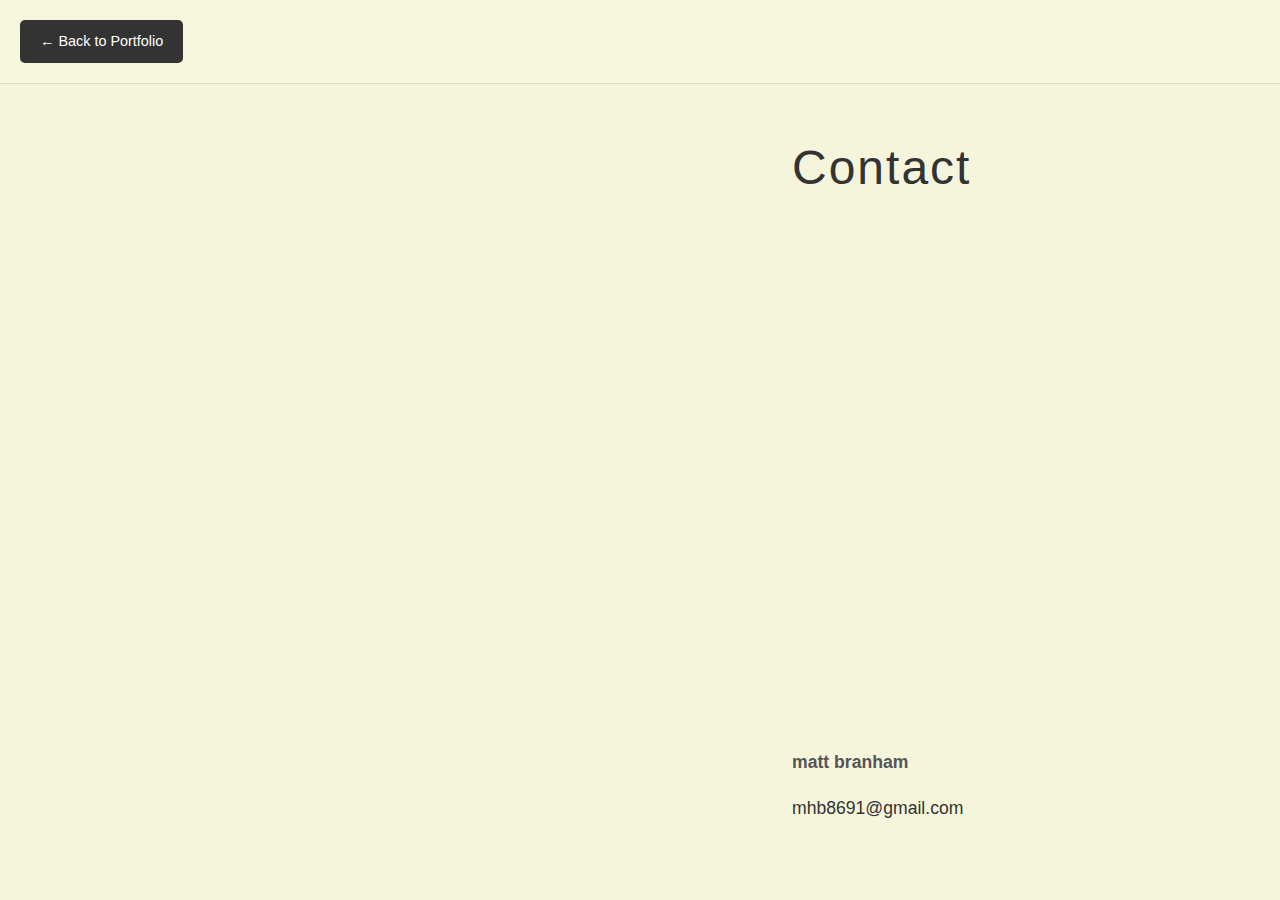
<file: contact.html>
<!DOCTYPE html>
<html lang="en">
<head>
    <meta charset="UTF-8">
    <meta name="viewport" content="width=device-width, initial-scale=1.0">
    <title>Contact - Matt Branham</title>
    <link rel="stylesheet" href="project-page.css">
</head>
<body>
    <nav class="back-nav">
        <a href="index.html" class="back-button">← Back to Portfolio</a>
    </nav>

    <div class="project-container">
        <!-- Left Side - Empty for symmetry -->
        <div class="left-side">
        </div>

        <!-- Right Side - Contact Info -->
        <div class="right-side">
            <div class="project-header">
                <h1>Contact</h1>
            </div>
            <div class="text-content">
                <div class="text-box">
                    <p>
                        <strong>matt branham</strong>
                    </p>
                    <p>
                        <a href="mailto:mhb8691@gmail.com" style="color: #333; text-decoration: none;">mhb8691@gmail.com</a>
                    </p>
                </div>
            </div>
        </div>
    </div>
</body>
</html>
</file>
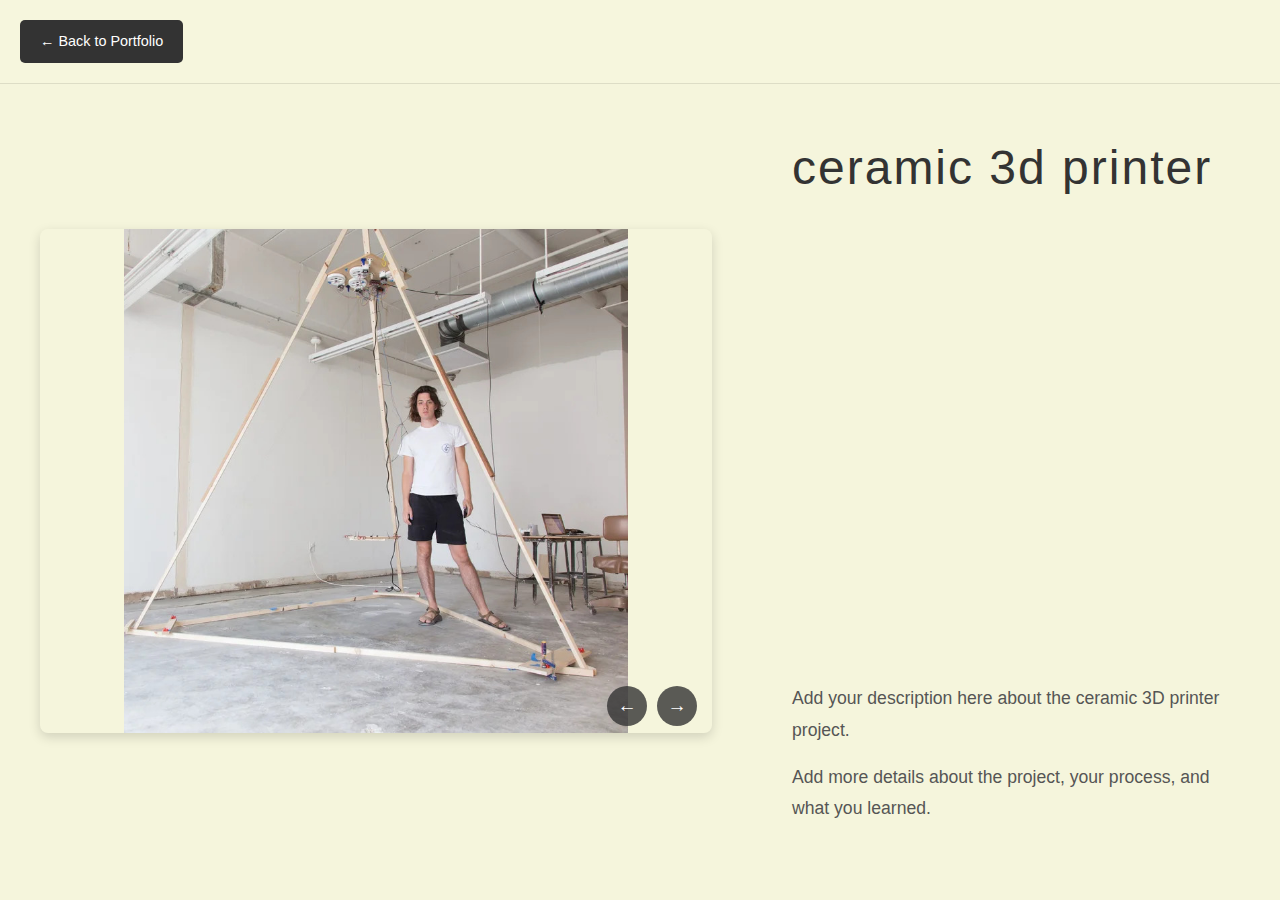
<file: projects/ceramic-3d-printer.html>
<!DOCTYPE html>
<html lang="en">
<head>
    <meta charset="UTF-8">
    <meta name="viewport" content="width=device-width, initial-scale=1.0">
    <title>Ceramic 3D Printer - Matt Branham</title>
    <link rel="stylesheet" href="../project-page.css">
</head>
<body>
    <nav class="back-nav">
        <a href="../index.html" class="back-button">← Back to Portfolio</a>
    </nav>

    <div class="project-container">
        <!-- Left Side - Image Carousel -->
        <div class="left-side">
            <div class="carousel-container">
                <img id="carouselImage" class="carousel-image" src="../images/ceramic-3d-printer/image1.jpg" alt="Project image">
                <div class="carousel-controls">
                    <button id="prevBtn" class="carousel-arrow">←</button>
                    <button id="nextBtn" class="carousel-arrow">→</button>
                </div>
            </div>
        </div>

        <!-- Right Side - Header and Text -->
        <div class="right-side">
            <div class="project-header">
                <h1>ceramic 3d printer</h1>
            </div>
            <div class="text-content">
                <div class="text-box">
                    <p>
                        Add your description here about the ceramic 3D printer project.
                    </p>
                    <p>
                        Add more details about the project, your process, and what you learned.
                    </p>
                </div>
            </div>
        </div>
    </div>

    <script src="ceramic-3d-printer-carousel.js"></script>
</body>
</html>
</file>
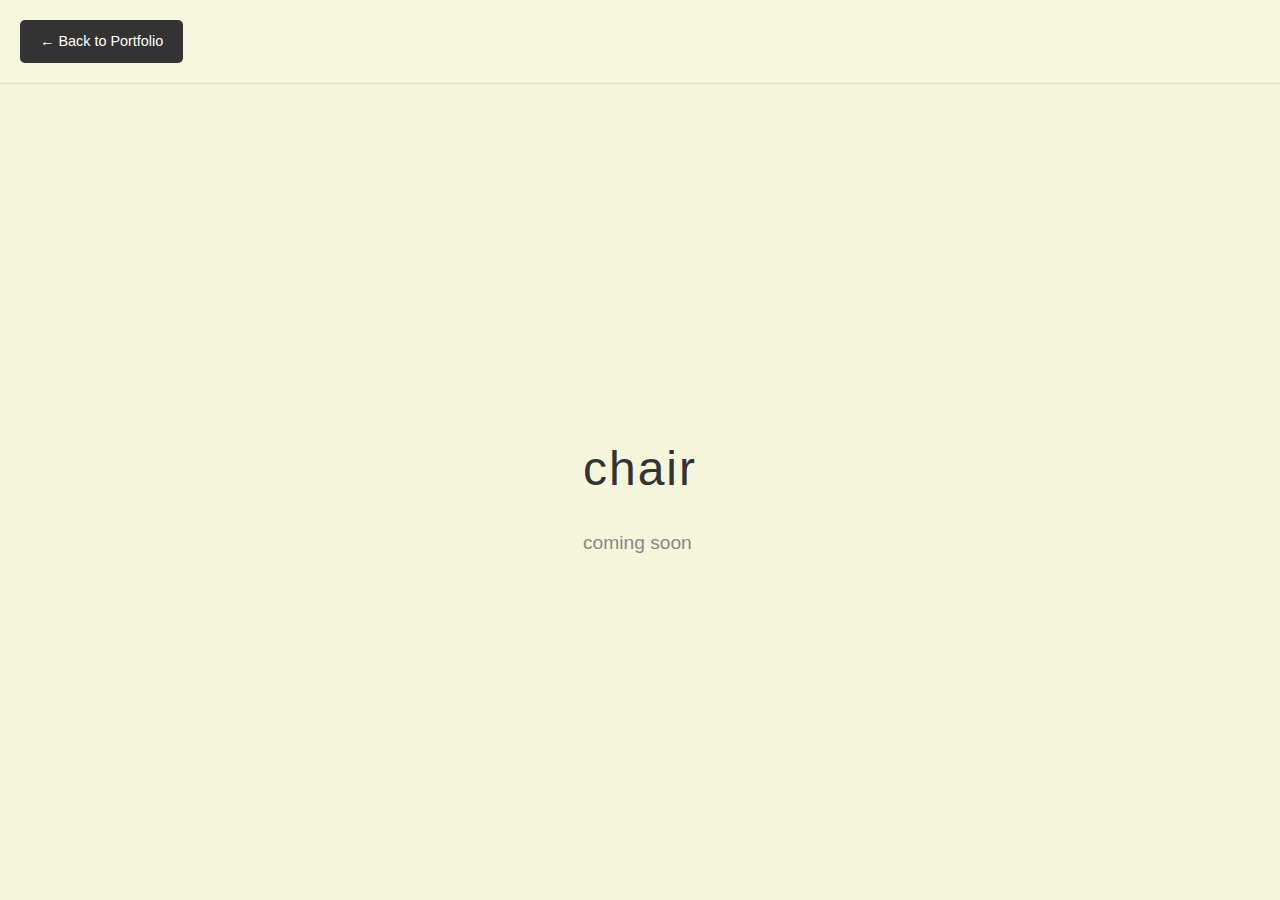
<file: projects/chair.html>
<!DOCTYPE html>
<html lang="en">
<head>
    <meta charset="UTF-8">
    <meta name="viewport" content="width=device-width, initial-scale=1.0">
    <title>Chair - Matt Branham</title>
    <link rel="stylesheet" href="../project-page.css">
</head>
<body>
    <nav class="back-nav">
        <a href="../index.html" class="back-button">← Back to Portfolio</a>
    </nav>

    <div class="project-container">
        <!-- Right Side - Header and Text -->
        <div class="right-side" style="display:flex; align-items:center; justify-content:center; width:100%;">
            <div class="project-header">
                <h1>chair</h1>
                <p style="font-size:1.2rem; color:#888; margin-top:1rem;">coming soon</p>
            </div>
        </div>
    </div>

</body>
</html>
</file>
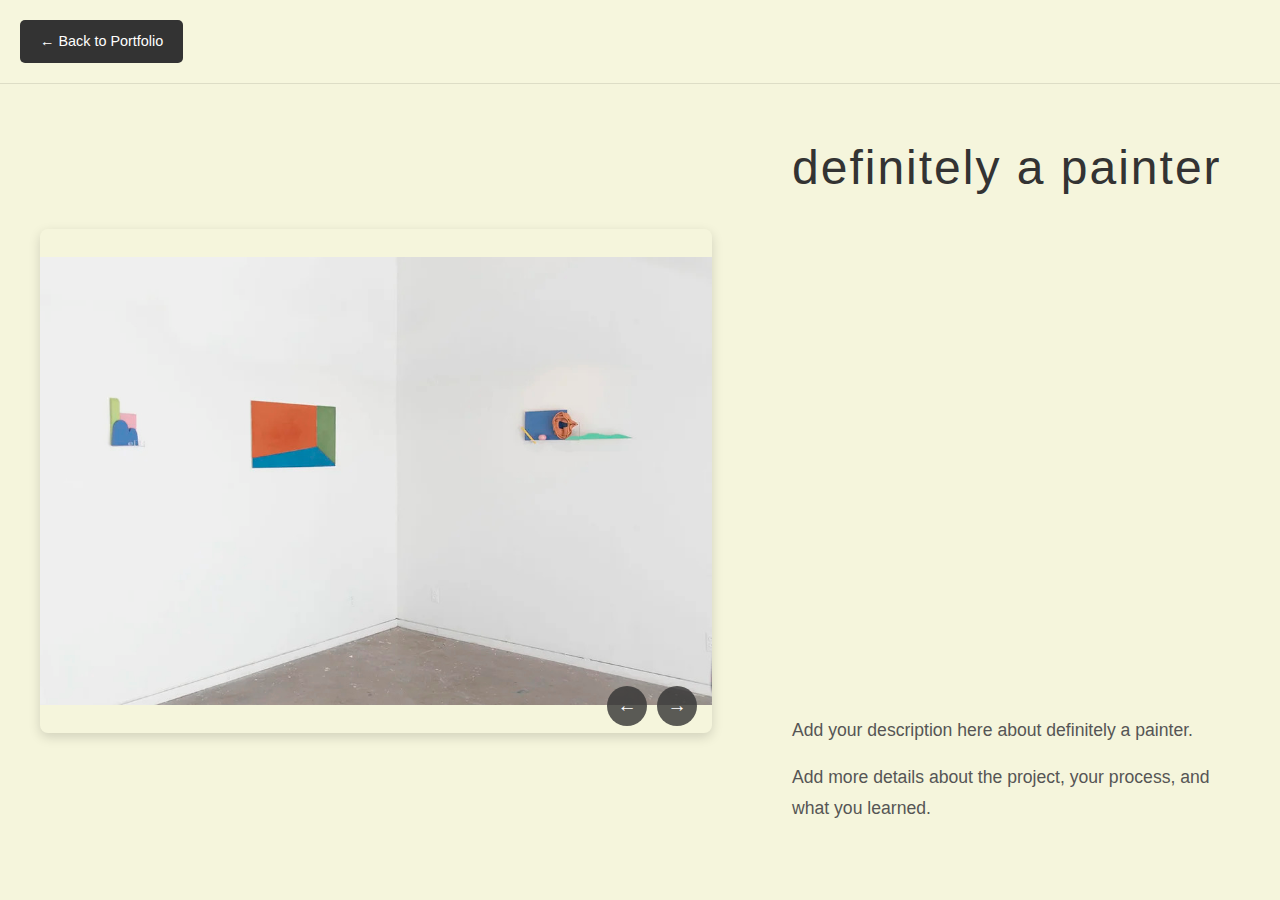
<file: projects/definitely-a-painter.html>
<!DOCTYPE html>
<html lang="en">
<head>
    <meta charset="UTF-8">
    <meta name="viewport" content="width=device-width, initial-scale=1.0">
    <title>Definitely a Painter - Matt Branham</title>
    <link rel="stylesheet" href="../project-page.css">
</head>
<body>
    <nav class="back-nav">
        <a href="../index.html" class="back-button">← Back to Portfolio</a>
    </nav>

    <div class="project-container">
        <!-- Left Side - Image Carousel -->
        <div class="left-side">
            <div class="carousel-container">
                <img id="carouselImage" class="carousel-image" src="../images/definitely-a-painter/image1.jpg" alt="Project image">
                <div class="carousel-controls">
                    <button id="prevBtn" class="carousel-arrow">←</button>
                    <button id="nextBtn" class="carousel-arrow">→</button>
                </div>
            </div>
        </div>

        <!-- Right Side - Header and Text -->
        <div class="right-side">
            <div class="project-header">
                <h1>definitely a painter</h1>
            </div>
            <div class="text-content">
                <div class="text-box">
                    <p>
                        Add your description here about definitely a painter.
                    </p>
                    <p>
                        Add more details about the project, your process, and what you learned.
                    </p>
                </div>
            </div>
        </div>
    </div>

    <script src="definitely-a-painter-carousel.js"></script>
</body>
</html>
</file>
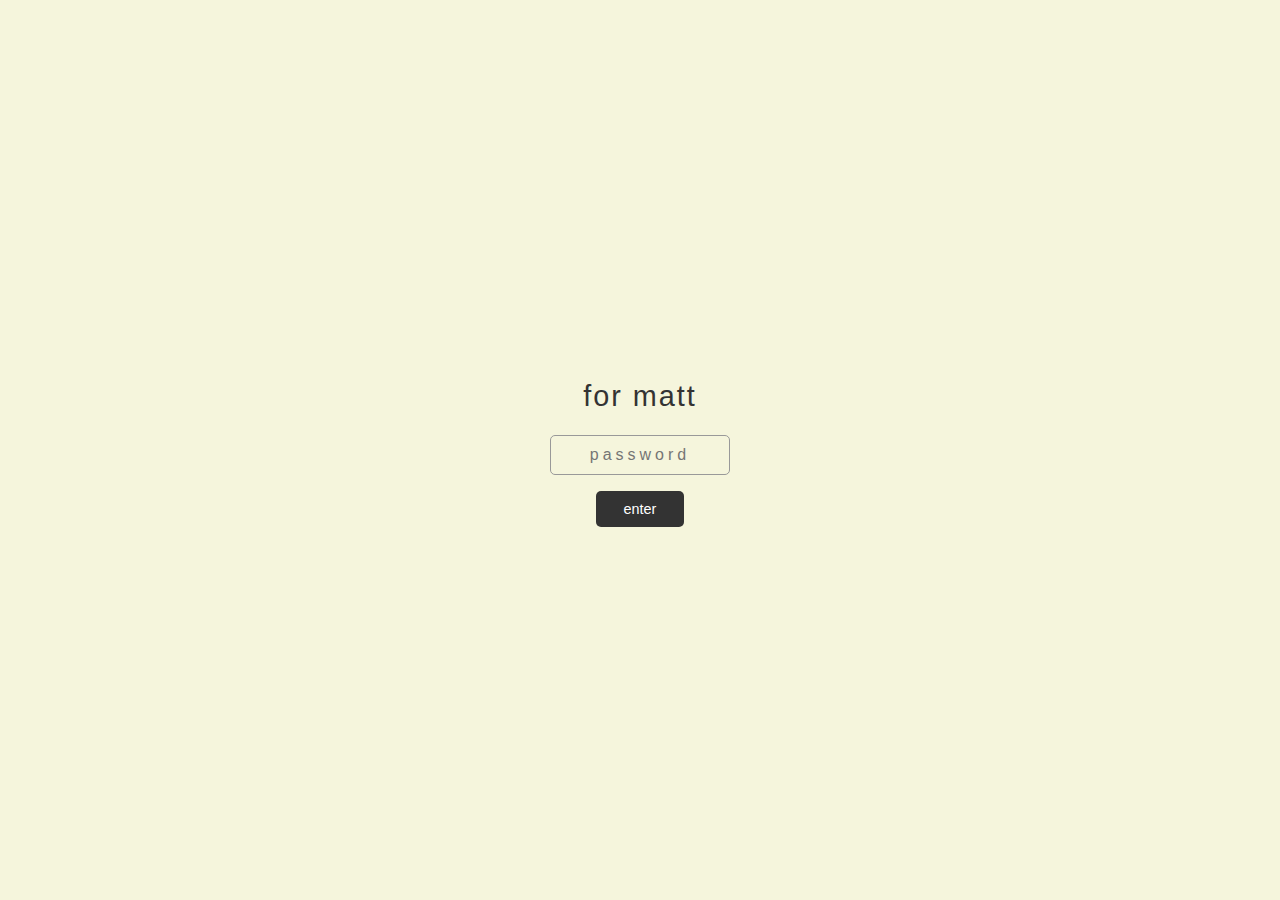
<file: projects/for-matt.html>
<!DOCTYPE html>
<html lang="en">
<head>
    <meta charset="UTF-8">
    <meta name="viewport" content="width=device-width, initial-scale=1.0">
    <title>for matt</title>
    <link rel="stylesheet" href="../project-page.css">
    <style>
        /* Password screen */
        #pw-screen {
            position: fixed;
            inset: 0;
            background-color: #f5f5dc;
            display: flex;
            flex-direction: column;
            align-items: center;
            justify-content: center;
            gap: 16px;
            z-index: 999;
        }

        #pw-screen h2 {
            font-size: 1.8rem;
            font-weight: 300;
            letter-spacing: 2px;
            color: #333;
        }

        #pw-screen input {
            padding: 10px 16px;
            font-size: 1rem;
            border: 1px solid #999;
            border-radius: 5px;
            background: transparent;
            text-align: center;
            letter-spacing: 4px;
            outline: none;
            width: 180px;
        }

        #pw-screen button {
            padding: 10px 28px;
            background-color: #333;
            color: white;
            border: none;
            border-radius: 5px;
            font-size: 0.9rem;
            cursor: pointer;
        }

        #pw-screen button:hover { background-color: #555; }

        #pw-error {
            color: #a00;
            font-size: 0.85rem;
            display: none;
        }

        /* Stream page */
        #content {
            display: none;
            flex-direction: column;
            height: 100vh;
            padding-top: 70px;
        }

        .stream-area {
            flex: 1;
            display: flex;
            flex-direction: column;
            align-items: center;
            justify-content: center;
            padding: 30px 40px;
            gap: 20px;
        }

        .stream-title {
            font-size: 2.5rem;
            font-weight: 300;
            letter-spacing: 2px;
            color: #333;
        }


        .stream-frame {
            width: 100%;
            max-width: 700px;
            aspect-ratio: 16 / 9;
            background: #222;
            border-radius: 8px;
            box-shadow: 0 4px 12px rgba(0,0,0,0.2);
            display: flex;
            align-items: center;
            justify-content: center;
            overflow: hidden;
            position: relative;
        }

        #stream-img {
            width: 100%;
            height: 100%;
            object-fit: contain;
            display: none;
        }

        #stream-placeholder {
            color: #666;
            font-size: 0.95rem;
            letter-spacing: 1px;
        }

        .live-dot {
            position: absolute;
            top: 12px;
            left: 14px;
            display: flex;
            align-items: center;
            gap: 6px;
            font-size: 0.75rem;
            color: #eee;
            letter-spacing: 1px;
            display: none;
        }

        .live-dot span.dot {
            width: 8px;
            height: 8px;
            border-radius: 50%;
            background: #e00;
            animation: pulse 1.2s ease-in-out infinite;
        }

        @keyframes pulse {
            0%, 100% { opacity: 1; }
            50% { opacity: 0.3; }
        }
    </style>
</head>
<body>

    <!-- Password Screen -->
    <div id="pw-screen">
        <h2>for matt</h2>
        <input type="password" id="pw-input" placeholder="password" autofocus />
        <button onclick="checkPw()">enter</button>
        <p id="pw-error">incorrect password</p>
    </div>

    <!-- Content (hidden until unlocked) -->
    <div id="content">
        <nav class="back-nav">
            <a href="../index.html" class="back-button">← Back to Portfolio</a>
        </nav>

        <div class="stream-area">
            <h1 class="stream-title">for matt</h1>

            <div class="stream-frame">
                <p id="stream-placeholder">no stream connected</p>
                <img id="stream-img" alt="live stream" />
                <div class="live-dot" id="live-dot">
                    <span class="dot"></span> LIVE
                </div>
            </div>
        </div>
    </div>

    <script>
        // Check saved session
        if (sessionStorage.getItem('for-matt-auth') === 'yes') unlock();

        document.getElementById('pw-input').addEventListener('keydown', e => {
            if (e.key === 'Enter') checkPw();
        });

        function checkPw() {
            const val = document.getElementById('pw-input').value;
            if (val === '12345') {
                sessionStorage.setItem('for-matt-auth', 'yes');
                unlock();
            } else {
                document.getElementById('pw-error').style.display = 'block';
                document.getElementById('pw-input').value = '';
            }
        }

        const STREAM_URL = 'https://stream.mattbranham.com';

        function unlock() {
            document.getElementById('pw-screen').style.display = 'none';
            document.getElementById('content').style.display = 'flex';
            connectStream();
        }

        function connectStream() {
            const img = document.getElementById('stream-img');
            const placeholder = document.getElementById('stream-placeholder');
            const liveDot = document.getElementById('live-dot');

            img.src = STREAM_URL + '/video_feed';
            img.style.display = 'block';
            placeholder.style.display = 'none';
            liveDot.style.display = 'flex';

            img.onerror = () => {
                img.style.display = 'none';
                placeholder.style.display = 'block';
                placeholder.textContent = 'stream offline';
                liveDot.style.display = 'none';
            };
        }
    </script>

</body>
</html>
</file>
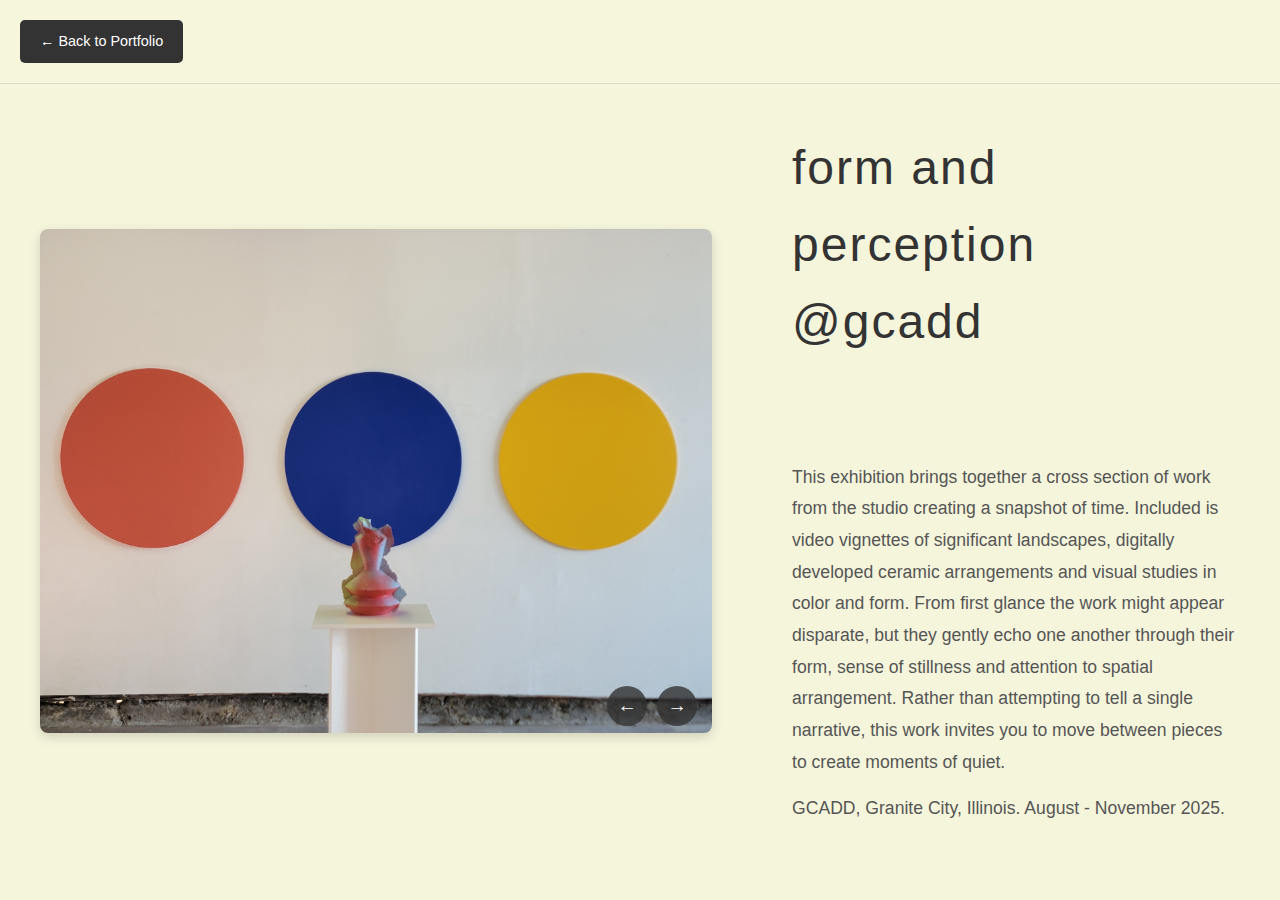
<file: projects/form-and-perception-gcadd.html>
<!DOCTYPE html>
<html lang="en">
<head>
    <meta charset="UTF-8">
    <meta name="viewport" content="width=device-width, initial-scale=1.0">
    <title>Form and Perception @gcadd - Matt Branham</title>
    <link rel="stylesheet" href="../project-page.css">
</head>
<body>
    <nav class="back-nav">
        <a href="../index.html" class="back-button">← Back to Portfolio</a>
    </nav>

    <div class="project-container">
        <!-- Left Side - Image Carousel -->
        <div class="left-side">
            <div class="carousel-container">
                <img id="carouselImage" class="carousel-image" src="../images/form-and-perception/image1.jpg" alt="Project image">
                <div class="carousel-controls">
                    <button id="prevBtn" class="carousel-arrow">←</button>
                    <button id="nextBtn" class="carousel-arrow">→</button>
                </div>
            </div>
        </div>

        <!-- Right Side - Header and Text -->
        <div class="right-side">
            <div class="project-header">
                <h1>form and perception @gcadd</h1>
            </div>
            <div class="text-content">
                <div class="text-box">
                    <p>
                        This exhibition brings together a cross section of work from the studio creating a snapshot of time. Included is video vignettes of significant landscapes, digitally developed ceramic arrangements and visual studies in color and form. From first glance the work might appear disparate, but they gently echo one another through their form, sense of stillness and attention to spatial arrangement. Rather than attempting to tell a single narrative, this work invites you to move between pieces to create moments of quiet.
                    </p>
                    <p>
                        GCADD, Granite City, Illinois. August - November 2025.
                    </p>
                </div>
            </div>
        </div>
    </div>

    <script src="form-and-perception-carousel.js"></script>
</body>
</html>
</file>
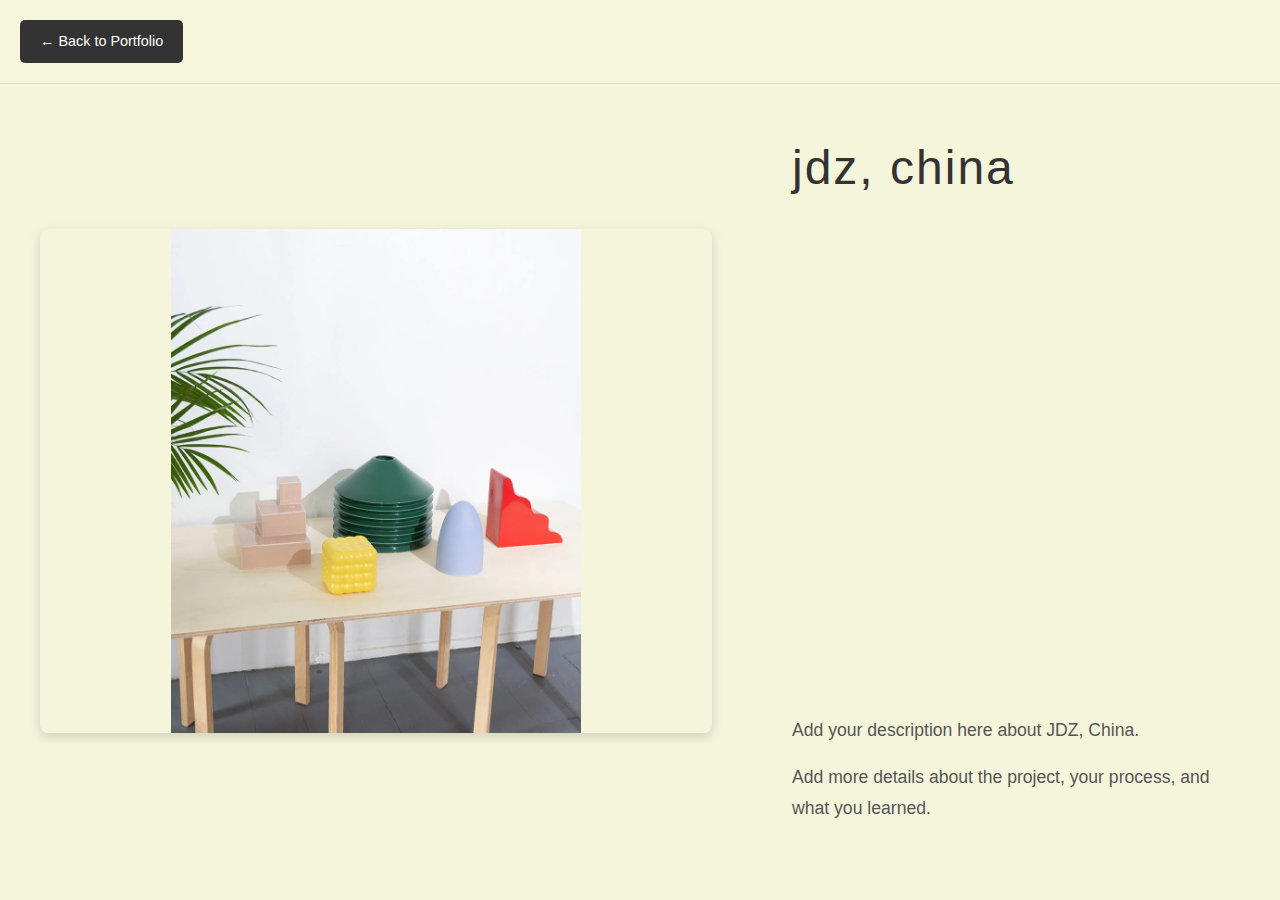
<file: projects/jdz-china.html>
<!DOCTYPE html>
<html lang="en">
<head>
    <meta charset="UTF-8">
    <meta name="viewport" content="width=device-width, initial-scale=1.0">
    <title>JDZ, China - Matt Branham</title>
    <link rel="stylesheet" href="../project-page.css">
</head>
<body>
    <nav class="back-nav">
        <a href="../index.html" class="back-button">← Back to Portfolio</a>
    </nav>

    <div class="project-container">
        <!-- Left Side - Image Carousel -->
        <div class="left-side">
            <div class="carousel-container">
                <img id="carouselImage" class="carousel-image" src="../images/jdz-china/image1.jpg" alt="Project image">
                <div class="carousel-controls">
                    <button id="prevBtn" class="carousel-arrow">←</button>
                    <button id="nextBtn" class="carousel-arrow">→</button>
                </div>
            </div>
        </div>

        <!-- Right Side - Header and Text -->
        <div class="right-side">
            <div class="project-header">
                <h1>jdz, china</h1>
            </div>
            <div class="text-content">
                <div class="text-box">
                    <p>
                        Add your description here about JDZ, China.
                    </p>
                    <p>
                        Add more details about the project, your process, and what you learned.
                    </p>
                </div>
            </div>
        </div>
    </div>

    <script src="jdz-china-carousel.js"></script>
</body>
</html>
</file>
<file: project-page.css>
* {
    margin: 0;
    padding: 0;
    box-sizing: border-box;
}

body {
    background-color: #f5f5dc;
    font-family: 'Arial', sans-serif;
    line-height: 1.6;
    color: #333;
    overflow-x: hidden;
}

/* Navigation */
.back-nav {
    padding: 20px;
    position: fixed;
    top: 0;
    left: 0;
    right: 0;
    background-color: rgba(245, 245, 220, 0.95);
    backdrop-filter: blur(10px);
    z-index: 100;
    border-bottom: 1px solid rgba(0, 0, 0, 0.1);
}

.back-button {
    display: inline-block;
    padding: 10px 20px;
    background-color: #333;
    color: white;
    text-decoration: none;
    border-radius: 5px;
    transition: background-color 0.3s ease;
    font-size: 0.9rem;
}

.back-button:hover {
    background-color: #555;
}

/* Split Layout */
.project-container {
    display: flex;
    height: 100vh;
    padding-top: 70px;
}

/* Left Side - Image Carousel */
.left-side {
    flex: 3;
    display: flex;
    align-items: center;
    justify-content: center;
    padding: 40px;
    position: relative;
}

.carousel-container {
    position: relative;
    width: 100%;
    max-width: 900px;
    aspect-ratio: 4 / 3;
}

.carousel-image {
    width: 100%;
    height: 100%;
    object-fit: contain;
    border-radius: 8px;
    box-shadow: 0 4px 12px rgba(0, 0, 0, 0.15);
}

.carousel-controls {
    position: absolute;
    bottom: 15px;
    right: 15px;
    display: flex;
    gap: 10px;
}

.carousel-arrow {
    background-color: rgba(51, 51, 51, 0.8);
    color: white;
    border: none;
    width: 40px;
    height: 40px;
    border-radius: 50%;
    cursor: pointer;
    font-size: 1.2rem;
    display: flex;
    align-items: center;
    justify-content: center;
    transition: background-color 0.3s ease, transform 0.2s ease;
}

.carousel-arrow:hover {
    background-color: rgba(51, 51, 51, 1);
    transform: scale(1.1);
}

.carousel-arrow:active {
    transform: scale(0.95);
}

.carousel-arrow.hidden {
    display: none;
}

/* Right Side - Text Content */
.right-side {
    flex: 2;
    display: flex;
    flex-direction: column;
    justify-content: space-between;
    padding: 60px 40px 40px 40px;
}

.project-header {
    flex-shrink: 0;
}

.project-header h1 {
    font-size: 3rem;
    font-weight: 300;
    letter-spacing: 2px;
    margin-bottom: 20px;
    color: #333;
}

.text-content {
    flex: 1;
    display: flex;
    align-items: flex-end;
    padding-bottom: 20px;
}

.text-box {
    width: 100%;
}

.text-box p {
    font-size: 1.1rem;
    color: #555;
    line-height: 1.8;
    margin-bottom: 15px;
}

/* Responsive Design */
@media (max-width: 968px) {
    .project-container {
        flex-direction: column;
        height: auto;
        padding-top: 70px;
    }

    .left-side {
        padding: 30px 20px;
        min-height: 50vh;
    }

    .right-side {
        padding: 30px 20px;
        min-height: 50vh;
    }

    .project-header h1 {
        font-size: 2rem;
    }

    .text-box p {
        font-size: 1rem;
    }

    .carousel-container {
        max-width: 100%;
    }
}
</file>
